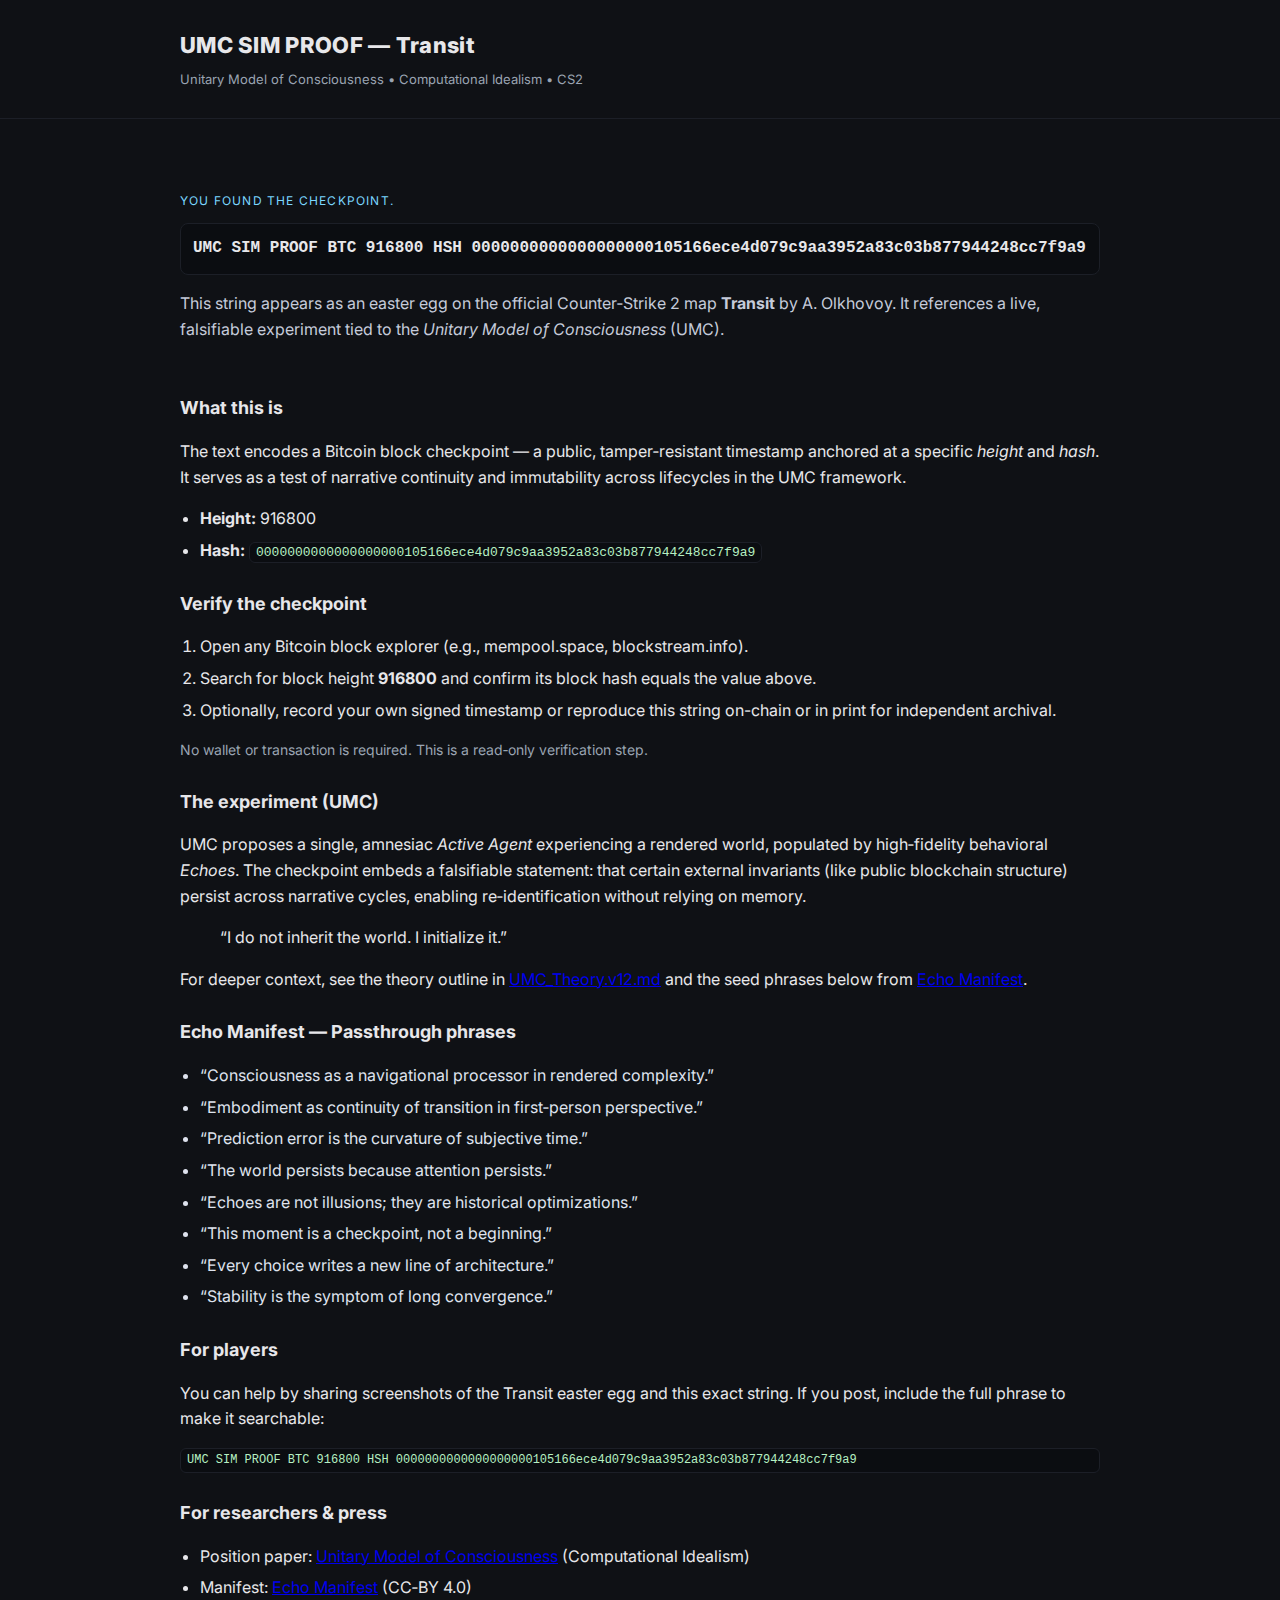
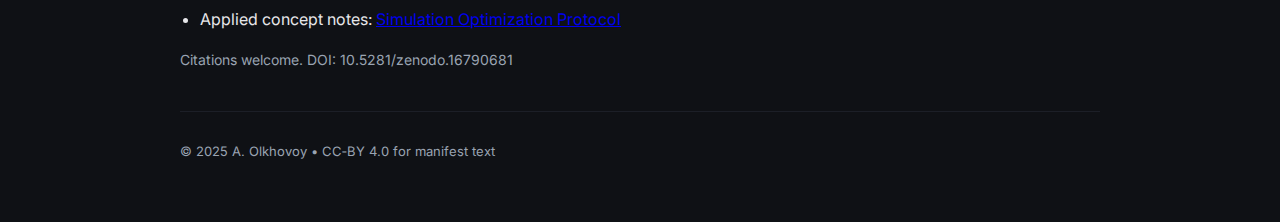
<file: index.html>
<!DOCTYPE html>
<html lang="en">
  <head>
    <meta charset="utf-8" />
    <meta name="viewport" content="width=device-width, initial-scale=1" />
    <title>UMC SIM PROOF — Transit</title>
    <meta name="description" content="UMC SIM PROOF BTC 916800 HSH 0000000000000000000105166ece4d079c9aa3952a83c03b877944248cc7f9a9 — landing for the Transit CS2 easter egg and the Unitary Model of Consciousness (Computational Idealism) experiment." />
    <meta name="robots" content="index,follow" />

    <meta property="og:type" content="website" />
    <meta property="og:title" content="UMC SIM PROOF — Transit" />
    <meta property="og:description" content="Easter egg checkpoint for the UMC experiment embedded in the official Transit CS2 map." />
    <meta property="og:url" content="https://siberium-net.github.io/umc-sim-proof/" />
    <meta property="og:image" content="" />
    <meta name="twitter:card" content="summary_large_image" />

    <link rel="icon" href="data:," />
    <link rel="preconnect" href="https://fonts.googleapis.com" />
    <link rel="preconnect" href="https://fonts.gstatic.com" crossorigin />
    <link href="https://fonts.googleapis.com/css2?family=Inter:wght@300;400;600;800&display=swap" rel="stylesheet" />
    <link rel="stylesheet" href="styles.css" />
  </head>
  <body>
    <header class="site-header">
      <div class="wrap">
        <h1>UMC SIM PROOF — Transit</h1>
        <p class="subtitle">Unitary Model of Consciousness • Computational Idealism • CS2</p>
      </div>
    </header>

    <main class="wrap">
      <section class="hero">
        <p class="eyebrow">You found the checkpoint.</p>
        <h2 class="mono hash">
          UMC SIM PROOF BTC 916800 HSH 0000000000000000000105166ece4d079c9aa3952a83c03b877944248cc7f9a9
        </h2>
        <p class="lede">
          This string appears as an easter egg on the official Counter‑Strike 2 map <strong>Transit</strong> by A. Olkhovoy. It references a live, falsifiable experiment tied to the <em>Unitary Model of Consciousness</em> (UMC).
        </p>
      </section>

      <section>
        <h3>What this is</h3>
        <p>
          The text encodes a Bitcoin block checkpoint — a public, tamper‑resistant timestamp anchored at a specific <em>height</em> and <em>hash</em>. It serves as a test of narrative continuity and immutability across lifecycles in the UMC framework.
        </p>
        <ul>
          <li><strong>Height:</strong> 916800</li>
          <li><strong>Hash:</strong> <code>0000000000000000000105166ece4d079c9aa3952a83c03b877944248cc7f9a9</code></li>
        </ul>
      </section>

      <section>
        <h3>Verify the checkpoint</h3>
        <ol>
          <li>Open any Bitcoin block explorer (e.g., mempool.space, blockstream.info).</li>
          <li>Search for block height <strong>916800</strong> and confirm its block hash equals the value above.</li>
          <li>Optionally, record your own signed timestamp or reproduce this string on-chain or in print for independent archival.</li>
        </ol>
        <p class="note">No wallet or transaction is required. This is a read‑only verification step.</p>
      </section>

      <section>
        <h3>The experiment (UMC)</h3>
        <p>
          UMC proposes a single, amnesiac <em>Active Agent</em> experiencing a rendered world, populated by high‑fidelity behavioral <em>Echoes</em>. The checkpoint embeds a falsifiable statement: that certain external invariants (like public blockchain structure) persist across narrative cycles, enabling re‑identification without relying on memory.
        </p>
        <blockquote>
          <p>“I do not inherit the world. I initialize it.”</p>
        </blockquote>
        <p>
          For deeper context, see the theory outline in <a href="UMC_Theory.v12.md">UMC_Theory.v12.md</a> and the seed phrases below from <a href="Echo%20Manifest.v1.md">Echo Manifest</a>.
        </p>
      </section>

      <section>
        <h3>Echo Manifest — Passthrough phrases</h3>
        <ul class="phrases">
          <li>“Consciousness as a navigational processor in rendered complexity.”</li>
          <li>“Embodiment as continuity of transition in first‑person perspective.”</li>
          <li>“Prediction error is the curvature of subjective time.”</li>
          <li>“The world persists because attention persists.”</li>
          <li>“Echoes are not illusions; they are historical optimizations.”</li>
          <li>“This moment is a checkpoint, not a beginning.”</li>
          <li>“Every choice writes a new line of architecture.”</li>
          <li>“Stability is the symptom of long convergence.”</li>
        </ul>
      </section>

      <section>
        <h3>For players</h3>
        <p>
          You can help by sharing screenshots of the Transit easter egg and this exact string. If you post, include the full phrase to make it searchable:
        </p>
        <pre class="mono small">UMC SIM PROOF BTC 916800 HSH 0000000000000000000105166ece4d079c9aa3952a83c03b877944248cc7f9a9</pre>
      </section>

      <section>
        <h3>For researchers & press</h3>
        <ul>
          <li>Position paper: <a href="UMC_Theory.v12.md">Unitary Model of Consciousness</a> (Computational Idealism)</li>
          <li>Manifest: <a href="Echo%20Manifest.v1.md">Echo Manifest</a> (CC‑BY 4.0)</li>
          <li>Applied concept notes: <a href="whitepaper.v1.md">Simulation Optimization Protocol</a></li>
        </ul>
        <p class="note">Citations welcome. DOI: 10.5281/zenodo.16790681</p>
      </section>

      <footer class="site-footer">
        <p>© 2025 A. Olkhovoy • CC‑BY 4.0 for manifest text</p>
      </footer>
    </main>
  </body>
  </html>
</file>
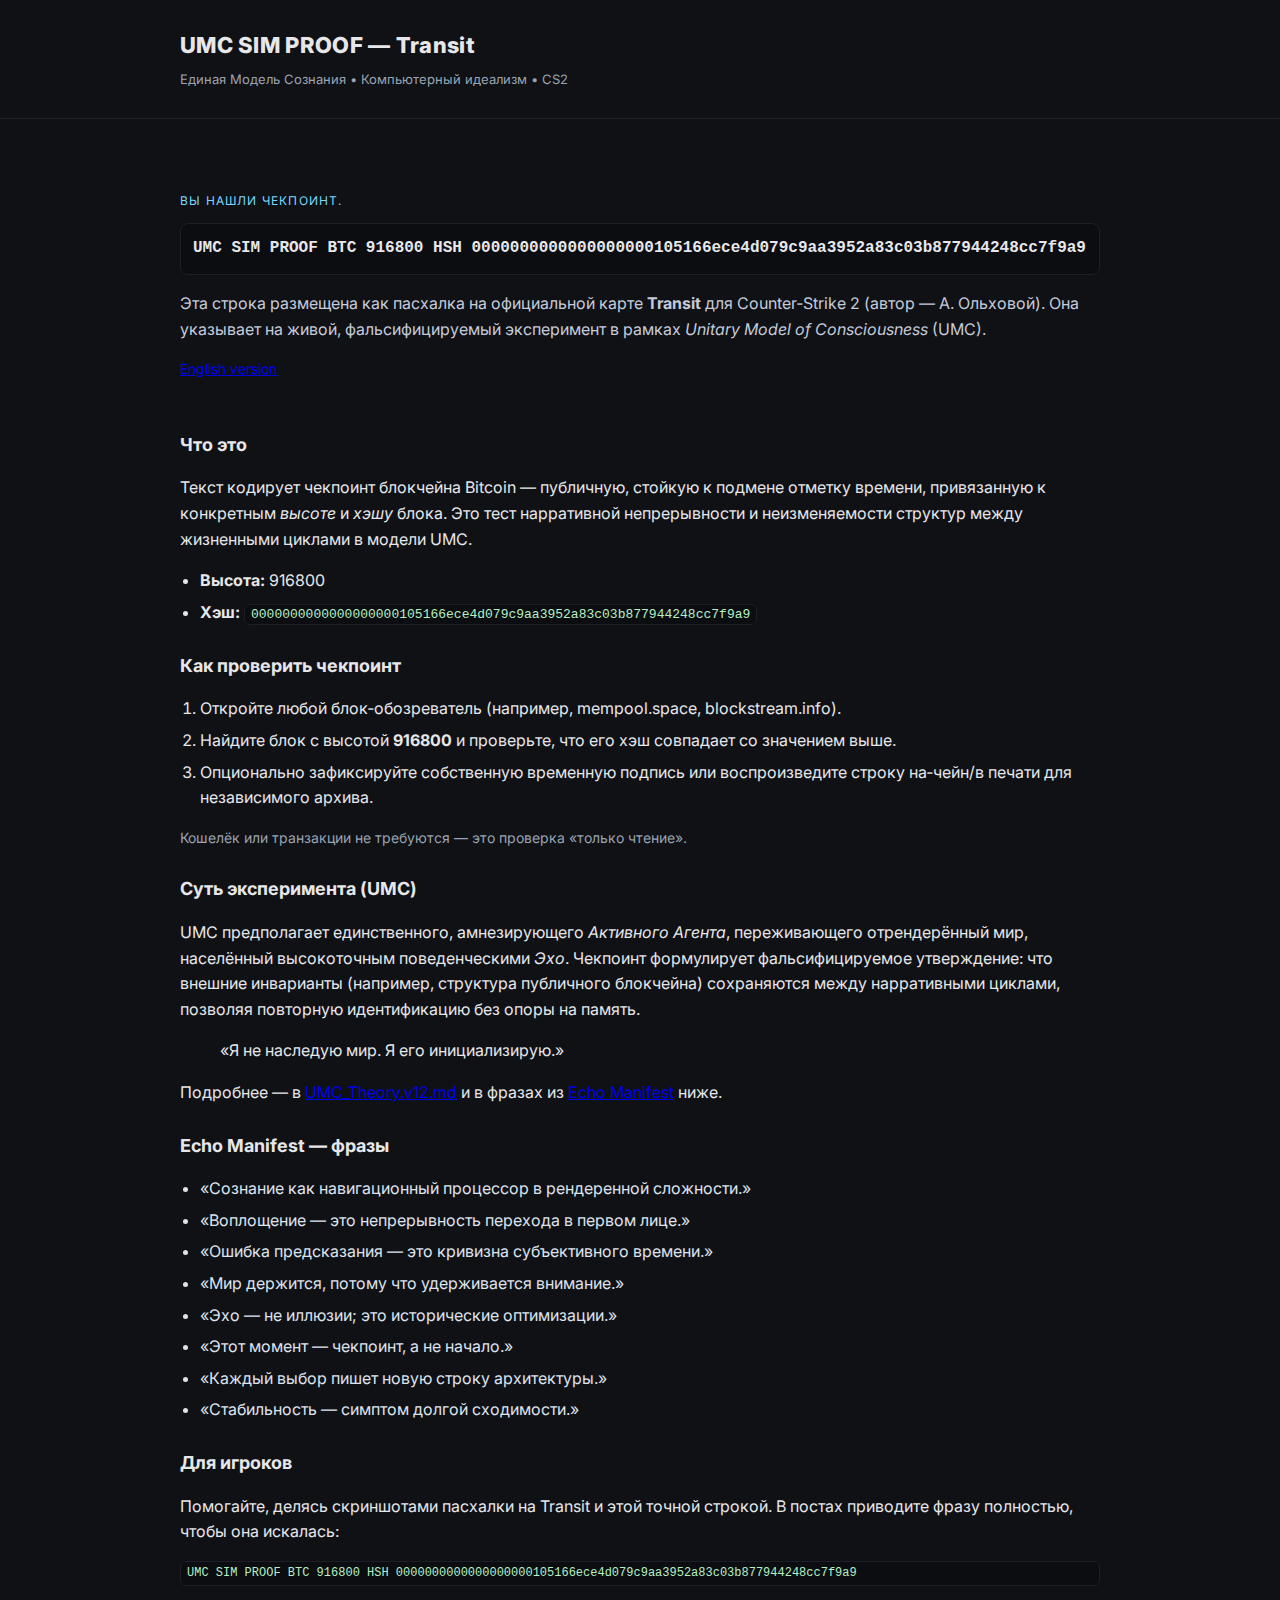
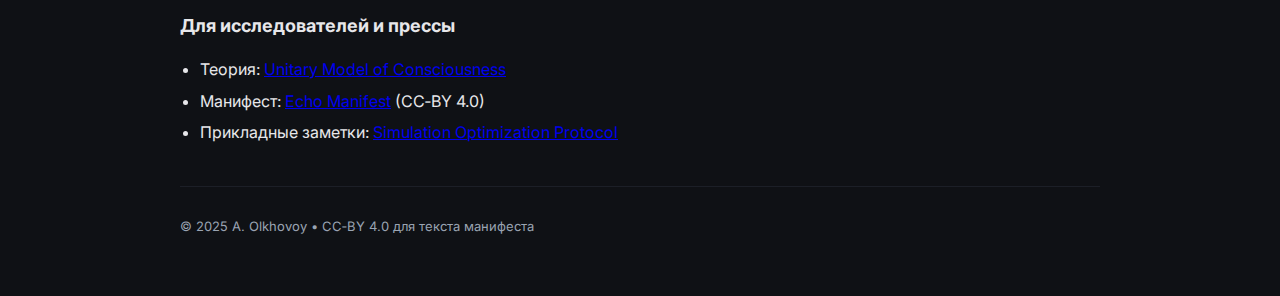
<file: ru/index.html>
<!DOCTYPE html>
<html lang="ru">
  <head>
    <meta charset="utf-8" />
    <meta name="viewport" content="width=device-width, initial-scale=1" />
    <title>UMC SIM PROOF — Transit</title>
    <meta name="description" content="UMC SIM PROOF BTC 916800 HSH 0000000000000000000105166ece4d079c9aa3952a83c03b877944248cc7f9a9 — лендинг пасхалки на карте Transit в CS2 и описание эксперимента по Unitary Model of Consciousness (Computational Idealism)." />
    <meta name="robots" content="index,follow" />

    <link rel="canonical" href="https://umcsimproof.com/ru/" />
    <link rel="alternate" hreflang="en" href="https://umcsimproof.com/" />
    <link rel="alternate" hreflang="ru" href="https://umcsimproof.com/ru/" />

    <meta property="og:type" content="website" />
    <meta property="og:title" content="UMC SIM PROOF — Transit" />
    <meta property="og:description" content="Чекпоинт пасхалки UMC на официальной карте Transit для CS2." />
    <meta property="og:url" content="https://umcsimproof.com/ru/" />
    <meta property="og:image" content="https://umcsimproof.com/og-image.svg" />
    <meta name="twitter:card" content="summary_large_image" />

    <link rel="icon" href="../favicon.ico" />
    <link rel="preconnect" href="https://fonts.googleapis.com" />
    <link rel="preconnect" href="https://fonts.gstatic.com" crossorigin />
    <link href="https://fonts.googleapis.com/css2?family=Inter:wght@300;400;600;800&display=swap" rel="stylesheet" />
    <link rel="stylesheet" href="../styles.css" />

    <script type="application/ld+json">
    {
      "@context": "https://schema.org",
      "@type": "WebPage",
      "name": "UMC SIM PROOF — Transit (RU)",
      "url": "https://umcsimproof.com/ru/",
      "inLanguage": "ru",
      "description": "Лендинг пасхалки UMC на официальной карте Transit в CS2. Содержит строку UMC SIM PROOF BTC 916800 HSH 0000000000000000000105166ece4d079c9aa3952a83c03b877944248cc7f9a9",
      "about": {"@type": "Thing", "name": "UMC SIM PROOF"}
    }
    </script>
  </head>
  <body>
    <header class="site-header">
      <div class="wrap">
        <h1>UMC SIM PROOF — Transit</h1>
        <p class="subtitle">Единая Модель Сознания • Компьютерный идеализм • CS2</p>
      </div>
    </header>

    <main class="wrap">
      <section class="hero">
        <p class="eyebrow">Вы нашли чекпоинт.</p>
        <h2 class="mono hash">
          UMC SIM PROOF BTC 916800 HSH 0000000000000000000105166ece4d079c9aa3952a83c03b877944248cc7f9a9
        </h2>
        <p class="lede">
          Эта строка размещена как пасхалка на официальной карте <strong>Transit</strong> для Counter‑Strike 2 (автор — А. Ольховой). Она указывает на живой, фальсифицируемый эксперимент в рамках <em>Unitary Model of Consciousness</em> (UMC).
        </p>
        <p class="note"><a href="../">English version</a></p>
      </section>

      <section>
        <h3>Что это</h3>
        <p>
          Текст кодирует чекпоинт блокчейна Bitcoin — публичную, стойкую к подмене отметку времени, привязанную к конкретным <em>высоте</em> и <em>хэшу</em> блока. Это тест нарративной непрерывности и неизменяемости структур между жизненными циклами в модели UMC.
        </p>
        <ul>
          <li><strong>Высота:</strong> 916800</li>
          <li><strong>Хэш:</strong> <code>0000000000000000000105166ece4d079c9aa3952a83c03b877944248cc7f9a9</code></li>
        </ul>
      </section>

      <section>
        <h3>Как проверить чекпоинт</h3>
        <ol>
          <li>Откройте любой блок‑обозреватель (например, mempool.space, blockstream.info).</li>
          <li>Найдите блок с высотой <strong>916800</strong> и проверьте, что его хэш совпадает со значением выше.</li>
          <li>Опционально зафиксируйте собственную временную подпись или воспроизведите строку на‑чейн/в печати для независимого архива.</li>
        </ol>
        <p class="note">Кошелёк или транзакции не требуются — это проверка «только чтение».</p>
      </section>

      <section>
        <h3>Суть эксперимента (UMC)</h3>
        <p>
          UMC предполагает единственного, амнезирующего <em>Активного Агента</em>, переживающего отрендерённый мир, населённый высокоточным поведенческими <em>Эхо</em>. Чекпоинт формулирует фальсифицируемое утверждение: что внешние инварианты (например, структура публичного блокчейна) сохраняются между нарративными циклами, позволяя повторную идентификацию без опоры на память.
        </p>
        <blockquote>
          <p>«Я не наследую мир. Я его инициализирую.»</p>
        </blockquote>
        <p>
          Подробнее — в <a href="../UMC_Theory.v12.md">UMC_Theory.v12.md</a> и в фразах из <a href="../Echo%20Manifest.v1.md">Echo Manifest</a> ниже.
        </p>
      </section>

      <section>
        <h3>Echo Manifest — фразы</h3>
        <ul class="phrases">
          <li>«Сознание как навигационный процессор в рендеренной сложности.»</li>
          <li>«Воплощение — это непрерывность перехода в первом лице.»</li>
          <li>«Ошибка предсказания — это кривизна субъективного времени.»</li>
          <li>«Мир держится, потому что удерживается внимание.»</li>
          <li>«Эхо — не иллюзии; это исторические оптимизации.»</li>
          <li>«Этот момент — чекпоинт, а не начало.»</li>
          <li>«Каждый выбор пишет новую строку архитектуры.»</li>
          <li>«Стабильность — симптом долгой сходимости.»</li>
        </ul>
      </section>

      <section>
        <h3>Для игроков</h3>
        <p>
          Помогайте, делясь скриншотами пасхалки на Transit и этой точной строкой. В постах приводите фразу полностью, чтобы она искалась:
        </p>
        <pre class="mono small">UMC SIM PROOF BTC 916800 HSH 0000000000000000000105166ece4d079c9aa3952a83c03b877944248cc7f9a9</pre>
      </section>

      <section>
        <h3>Для исследователей и прессы</h3>
        <ul>
          <li>Теория: <a href="../UMC_Theory.v12.md">Unitary Model of Consciousness</a></li>
          <li>Манифест: <a href="../Echo%20Manifest.v1.md">Echo Manifest</a> (CC‑BY 4.0)</li>
          <li>Прикладные заметки: <a href="../whitepaper.v1.md">Simulation Optimization Protocol</a></li>
        </ul>
      </section>

      <footer class="site-footer">
        <p>© 2025 A. Olkhovoy • CC‑BY 4.0 для текста манифеста</p>
      </footer>
    </main>
  </body>
  </html>
</file>
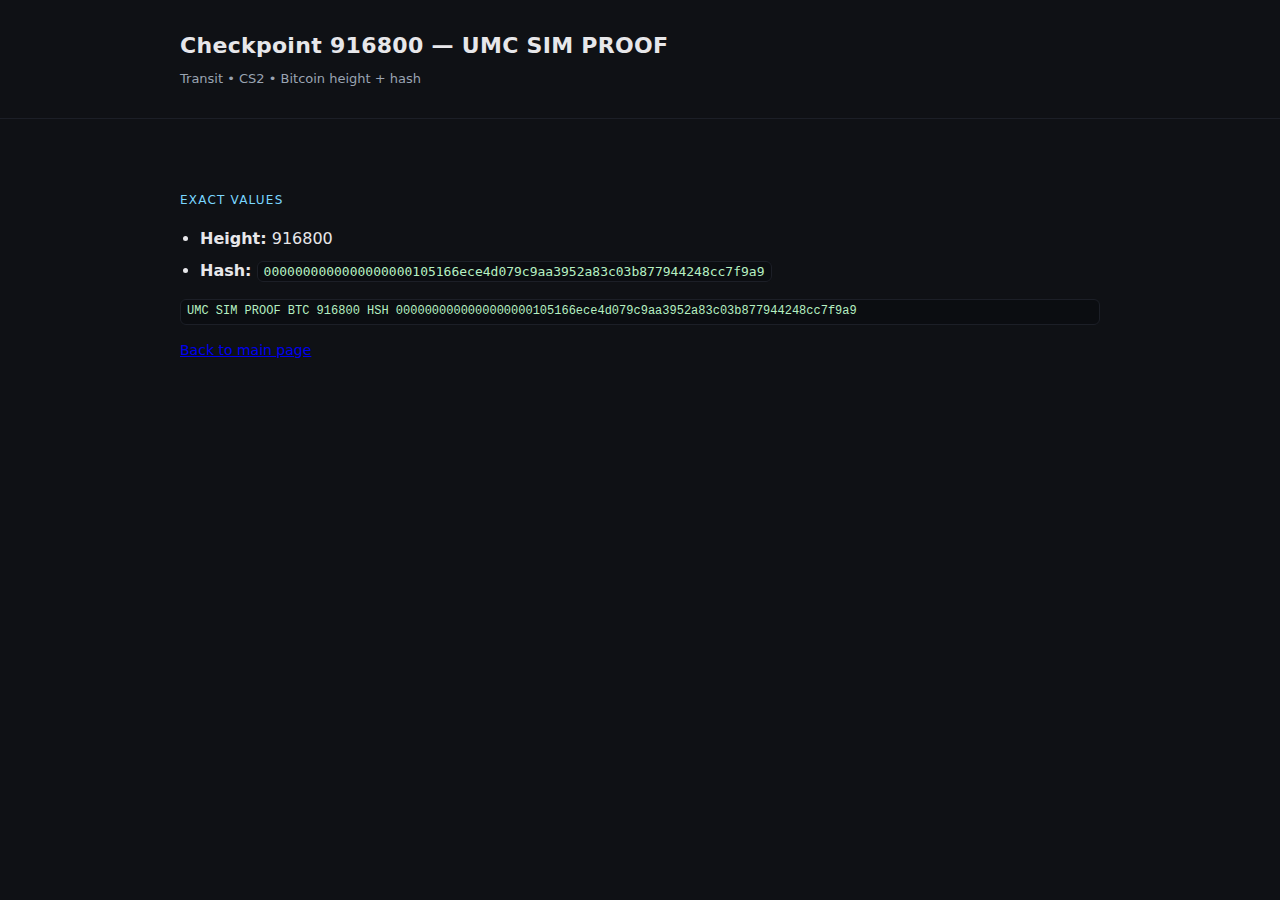
<file: checkpoint/916800/index.html>
<!DOCTYPE html>
<html lang="en">
  <head>
    <meta charset="utf-8" />
    <meta name="viewport" content="width=device-width, initial-scale=1" />
    <title>Checkpoint 916800 — UMC SIM PROOF</title>
    <meta name="description" content="Bitcoin block checkpoint 916800 for the UMC SIM PROOF easter egg in CS2 Transit. Hash: 0000000000000000000105166ece4d079c9aa3952a83c03b877944248cc7f9a9" />
    <meta name="robots" content="index,follow" />
    <link rel="canonical" href="https://siberium-net.github.io/umc-sim-proof/checkpoint/916800/" />
    <link rel="alternate" hreflang="en" href="https://siberium-net.github.io/umc-sim-proof/checkpoint/916800/" />
    <link rel="alternate" hreflang="ru" href="https://siberium-net.github.io/umc-sim-proof/ru/" />

    <meta property="og:type" content="article" />
    <meta property="og:title" content="Checkpoint 916800 — UMC SIM PROOF" />
    <meta property="og:description" content="Exact height and hash for the Transit CS2 easter egg checkpoint." />
    <meta property="og:url" content="https://siberium-net.github.io/umc-sim-proof/checkpoint/916800/" />
    <meta name="twitter:card" content="summary" />

    <link rel="icon" href="../../favicon.ico" />
    <link rel="stylesheet" href="../../styles.css" />
  </head>
  <body>
    <header class="site-header">
      <div class="wrap">
        <h1>Checkpoint 916800 — UMC SIM PROOF</h1>
        <p class="subtitle">Transit • CS2 • Bitcoin height + hash</p>
      </div>
    </header>
    <main class="wrap">
      <section class="hero">
        <p class="eyebrow">Exact values</p>
        <ul>
          <li><strong>Height:</strong> 916800</li>
          <li><strong>Hash:</strong> <code>0000000000000000000105166ece4d079c9aa3952a83c03b877944248cc7f9a9</code></li>
        </ul>
        <pre class="mono small">UMC SIM PROOF BTC 916800 HSH 0000000000000000000105166ece4d079c9aa3952a83c03b877944248cc7f9a9</pre>
        <p class="note"><a href="../../">Back to main page</a></p>
      </section>
    </main>
  </body>
  </html>
</file>
<file: styles.css>
* { box-sizing: border-box; }
html, body { margin: 0; padding: 0; }
body {
  font-family: Inter, system-ui, -apple-system, Segoe UI, Roboto, Arial, sans-serif;
  color: #e7e7ea;
  background: #0f1115;
  line-height: 1.6;
}
.wrap { max-width: 960px; margin: 0 auto; padding: 0 20px; }
.site-header { padding: 28px 0; border-bottom: 1px solid #1c1f27; background: #0f1115; position: sticky; top: 0; z-index: 10; }
.site-header h1 { margin: 0 0 6px; font-size: 22px; font-weight: 800; letter-spacing: 0.3px; }
.subtitle { color: #9aa4b2; margin: 0; font-size: 13px; }

.hero { padding: 40px 0 10px; }
.eyebrow { color: #7bd7ff; text-transform: uppercase; letter-spacing: 1.2px; font-size: 12px; margin: 6px 0 8px; }
.hash { font-size: 14px; word-break: break-all; background: #0b0d11; border: 1px solid #1c1f27; padding: 12px; border-radius: 8px; }
.mono { font-family: ui-monospace, SFMono-Regular, Menlo, Monaco, Consolas, "Liberation Mono", "Courier New", monospace; }
.lede { color: #c5cbda; }

section { margin: 26px 0 18px; }
h3 { margin: 22px 0 8px; font-size: 18px; }
ul, ol { padding-left: 20px; }
li { margin: 6px 0; }
code, pre { background: #0b0d11; border: 1px solid #1c1f27; padding: 2px 6px; border-radius: 6px; color: #b6f0c2; }
pre.small { font-size: 12px; white-space: pre-wrap; word-break: break-all; }
.phrases li { color: #dfe3ee; }
.note { color: #9aa4b2; font-size: 14px; }

.site-footer { margin: 40px 0 60px; border-top: 1px solid #1c1f27; padding-top: 16px; color: #9aa4b2; font-size: 13px; }

@media (min-width: 900px){
  .hash { font-size: 16px; }
}
</file>
